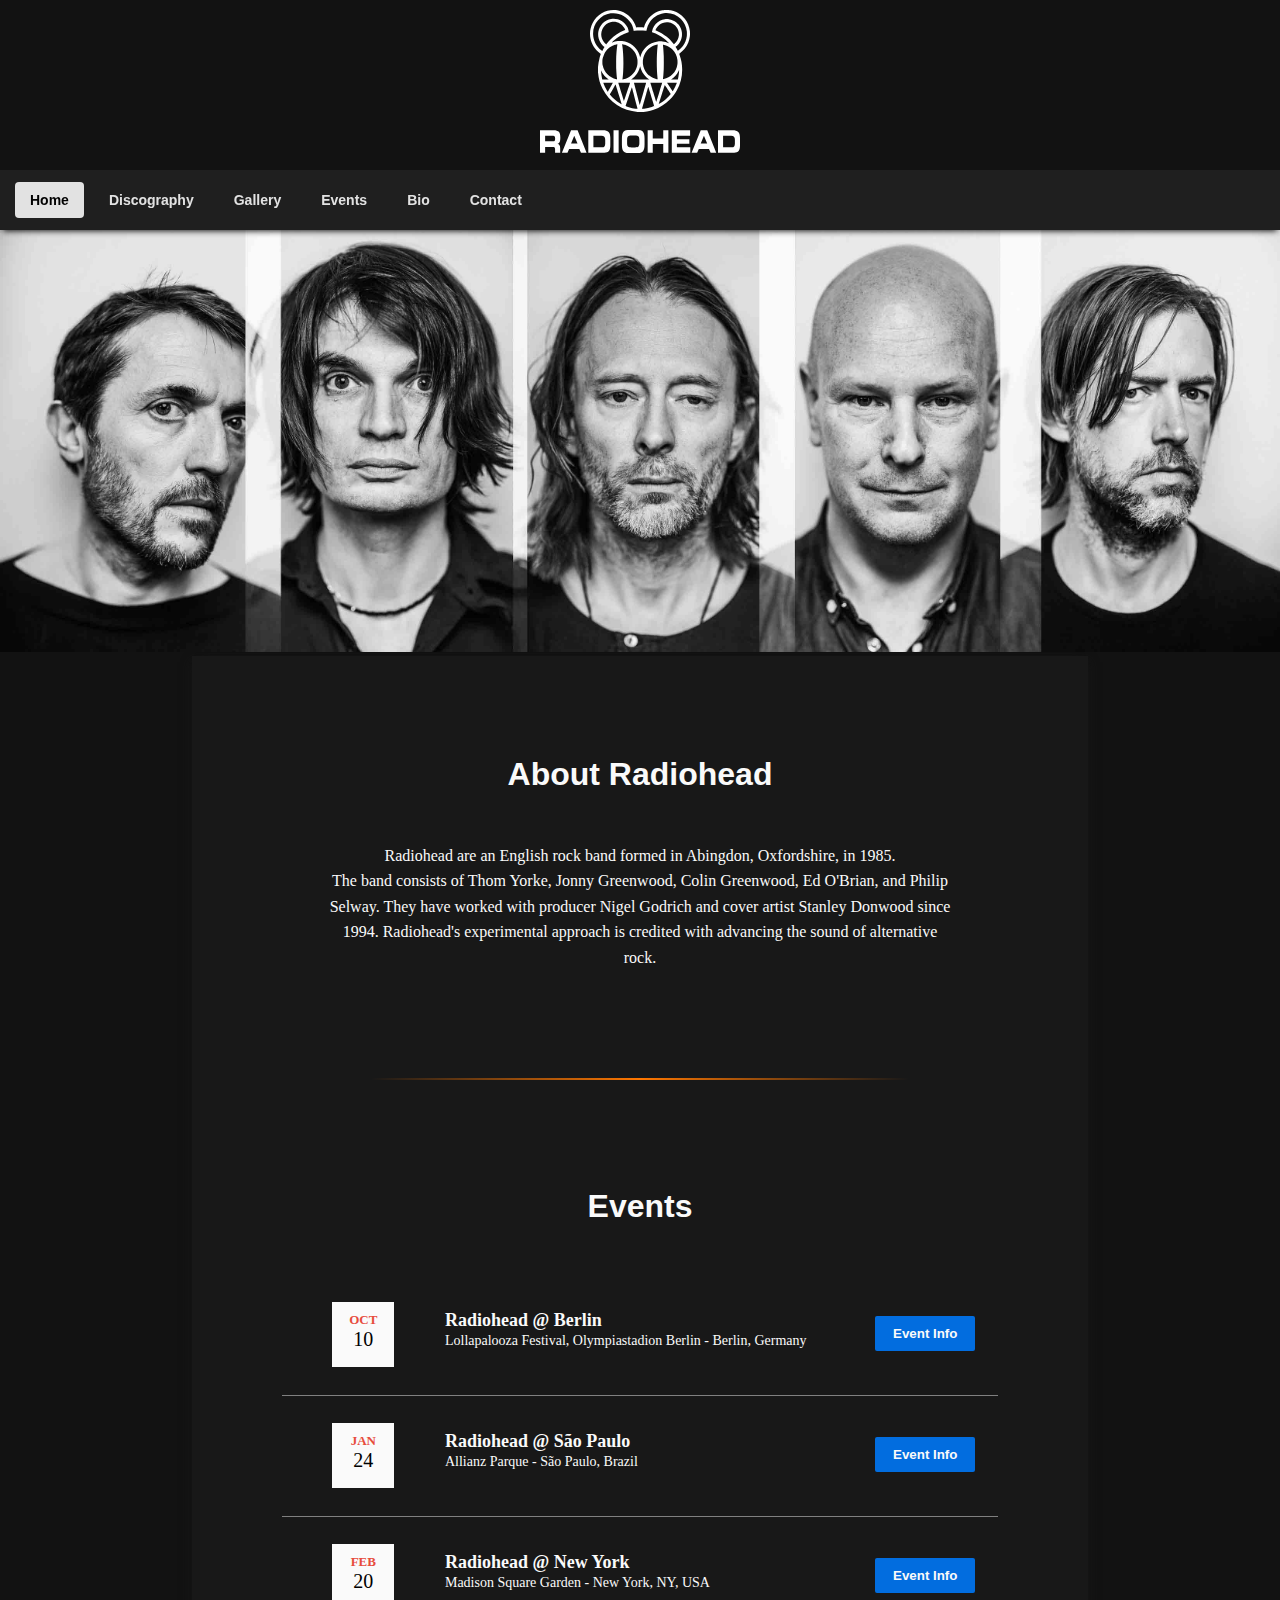
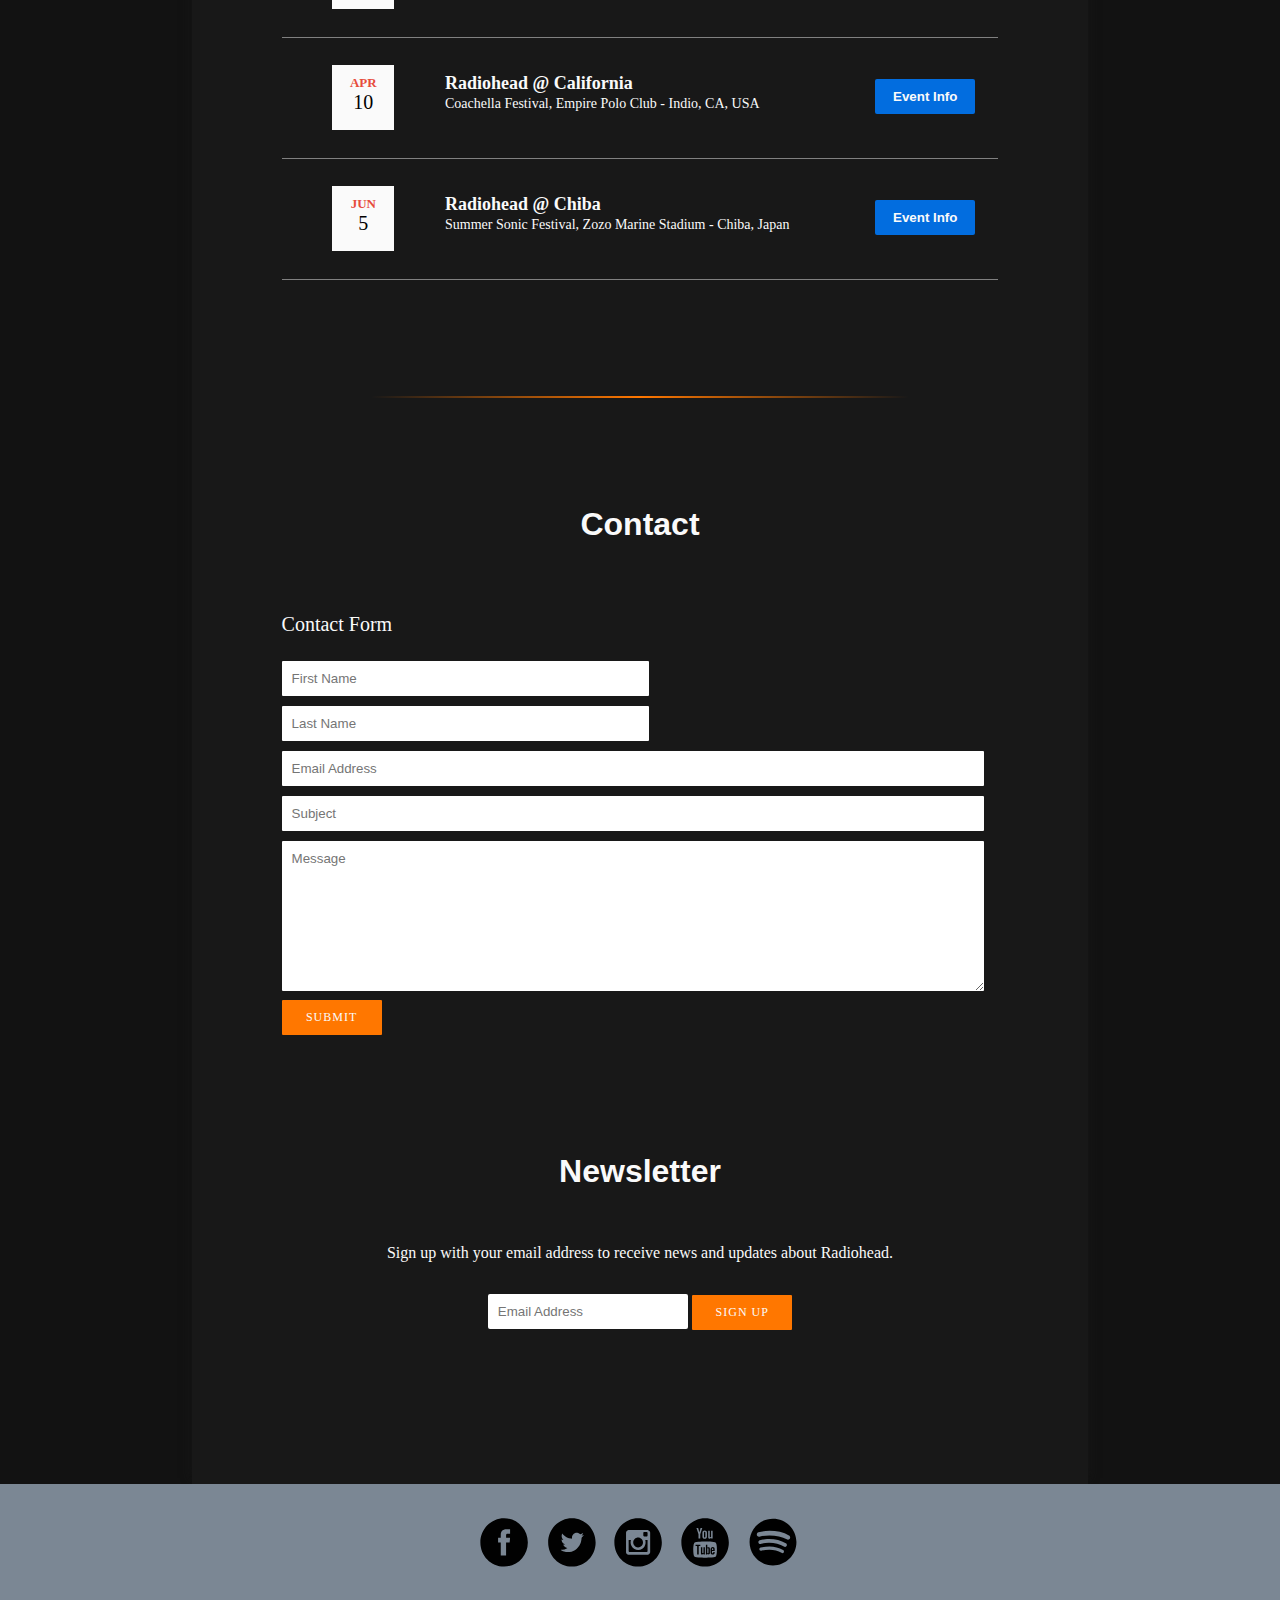
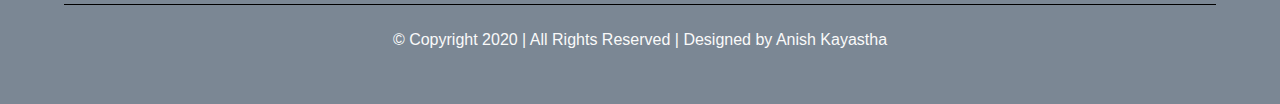
<file: index.html>
<!DOCTYPE html>
<html>
<head>
	<meta charset="UTF-8">
	<meta name="viewport" content="width=device-width, initial-scale=1.0">
	<title>Radiohead - Home</title>
	<link rel="stylesheet" type="text/css" href="css/style.css">
</head>
<body>
	<div id="header">
		<img id="logo" src="img/logo/radioheadmodifiedbear.svg"><br>
		<img id="text-logo" src="img/logo/radiohead_wordmark.svg">
	</div>
	<div id="navbar" class="section">
		<ul id="menu">
			<li class="menu-link"><a id="index" class="active" href="#navbar">Home</a></li>
			<li class="menu-link"><a id="disco" href="html/discography.html">Discography</a></li>
			<li class="menu-link"><a id="gallery" href="html/gallery.html">Gallery</a></li>
			<li class="menu-link"><a id="events-link" href="#events">Events</a></li>
			<li class="menu-link"><a id="bio" href="html/biography.html">Bio</a></li>
			<li class="menu-link"><a id="contact-link" href="#contact">Contact</a></li>
		</ul>
	</div>
	<div id="content">
		<div id="landing-image">
			<img src="img/landing_image.jpg" style="width: 100%;">
		</div>
		<div id="main-column">
			<div id="about">
				<h1 class="heading">About Radiohead</h1>
				<p id="about-box">Radiohead are an English rock band formed in Abingdon, Oxfordshire, in 1985.<br> The band consists of Thom Yorke, Jonny Greenwood, Colin Greenwood, Ed O'Brian, and Philip Selway. They have worked with producer Nigel Godrich and cover artist Stanley Donwood since 1994. Radiohead's experimental approach is credited with advancing the sound of alternative rock.</p>
			</div>
			<hr class="style-two">
			<div id="events" class="section">
				<h1 class="heading">Events</h1>
				<div class="event-container">
					<div class="event-date">
						<div class="event-date-box">
							<span class="month">OCT</span><br>
							<span class="day">10</span>
						</div>
					</div>
					<div class="event-venue">
						<span class="event-title">Radiohead @ Berlin</span><br>
						<span class="event-location">Lollapalooza Festival, Olympiastadion Berlin - Berlin, Germany</span>
					</div>
					<div class="event-info">
						<button class="event-button cursor">Event Info</button> 
					</div>
				</div>
				<hr class="event-horizon">
				<div class="event-container">
					<div class="event-date">
						<div class="event-date-box">
							<span class="month">JAN</span><br>
							<span class="day">24</span>
						</div>
					</div>
					<div class="event-venue">
						<span class="event-title">Radiohead @ São Paulo</span><br>
						<span class="event-location">Allianz Parque - São Paulo, Brazil</span>
					</div>
					<div class="event-info">
						<button class="event-button cursor">Event Info</button>
					</div>
				</div>
				<hr class="event-horizon">
				<div class="event-container">
					<div class="event-date">
						<div class="event-date-box">
							<span class="month">FEB</span><br>
							<span class="day">20</span>
						</div>
					</div>
					<div class="event-venue">
						<span class="event-title">Radiohead @ New York</span><br>
						<span class="event-location">Madison Square Garden - New York, NY, USA</span>
					</div>
					<div class="event-info">
						<button class="event-button cursor">Event Info</button>
					</div>
				</div>
				<hr class="event-horizon">
				<div class="event-container">
					<div class="event-date">
						<div class="event-date-box">
							<span class="month">APR</span><br>
							<span class="day">10</span>
						</div>
					</div>
					<div class="event-venue">
						<span class="event-title">Radiohead @ California</span><br>
						<span class="event-location">Coachella Festival, Empire Polo Club - Indio, CA, USA</span>
					</div>
					<div class="event-info">
						<button class="event-button cursor">Event Info</button>
					</div>
				</div>
				<hr class="event-horizon">
				<div class="event-container">
					<div class="event-date">
						<div class="event-date-box">
							<span class="month">JUN</span><br>
							<span class="day">5</span>
						</div>
					</div>
					<div class="event-venue">
						<span class="event-title">Radiohead @ Chiba</span><br>
						<span  class="event-location">Summer Sonic Festival, Zozo Marine Stadium - Chiba, Japan</span>
					</div>
					<div class="event-info">
						<button class="event-button cursor">Event Info</button>
					</div>
				</div>
				<hr class="event-horizon">
			</div>
			<hr class="style-two">
			<div id="contact" class="section">
				<h1 class="heading">Contact</h1>
				<div id="contact-box">
					<p style="text-align: left;font-family: Open Sans;font-size: 20px;">Contact Form</p>
					<form>
						<input type="text" id="firstname" name="firstname" placeholder="First Name" class="input-field input-width">
						<input type="text" id="lastname" name="lastname" placeholder="Last Name" class="input-field input-width"><br>
						<input type="email" id="email" name="email" placeholder="Email Address" class="input-field"><br>
						<input type="text" id="subject" name="subject" placeholder="Subject" class="input-field"><br>
						<textarea id="message" name="message" placeholder="Message" class="text-area"></textarea><br>
						<input type="submit" value="SUBMIT" class="submit-button cursor">
					</form>
				</div>
				<div id="newsletter">
					<h1 class="heading">Newsletter</h1>
					<p id="about-box">Sign up with your email address to receive news and updates about Radiohead.</p><br>
					<div id="newsletter-content">
						<form>
							<input type="email" id="news_email" name="news_email" placeholder="Email Address" class="news-email">
							<input type="submit" value="SIGN UP" class="submit-button cursor">
						</form>
					</div>
				</div>
			</div>
		</div>
	</div>
	<div id="footer">
		<div id="icon-links">
			<a href="https://www.facebook.com/radiohead" target="_blank"><img src="img/icons/facebook_circle_black.svg" alt="Facebook"class="icon"></a>
			<a href="https://twitter.com/radiohead" target="_blank"><img src="img/icons/twitter_circle_black.svg" alt="Twitter" class="icon"></a>
			<a href="https://www.instagram.com/radiohead/" target="_blank"><img src="img/icons/instagram_circle_black.svg" alt="Instagram" class="icon"></a>
			<a href="https://www.youtube.com/user/radiohead" target="_blank"><img src="img/icons/youtube_circle_black.svg" alt="Youtube" class="icon"></a>
			<a href="https://open.spotify.com/artist/4Z8W4fKeB5YxbusRsdQVPb" target="_blank"><img src="img/icons/spotify_rounded_black.svg" alt="Spotify" id="spotify-icon"></a>
		</div>
		<hr id="underline"><br>
		<div id="copyright">© Copyright 2020 | All Rights Reserved | Designed by Anish Kayastha</div>
	</div>
	<script type="text/javascript" src="js/script.js"></script>
</body>
</html>
</file>
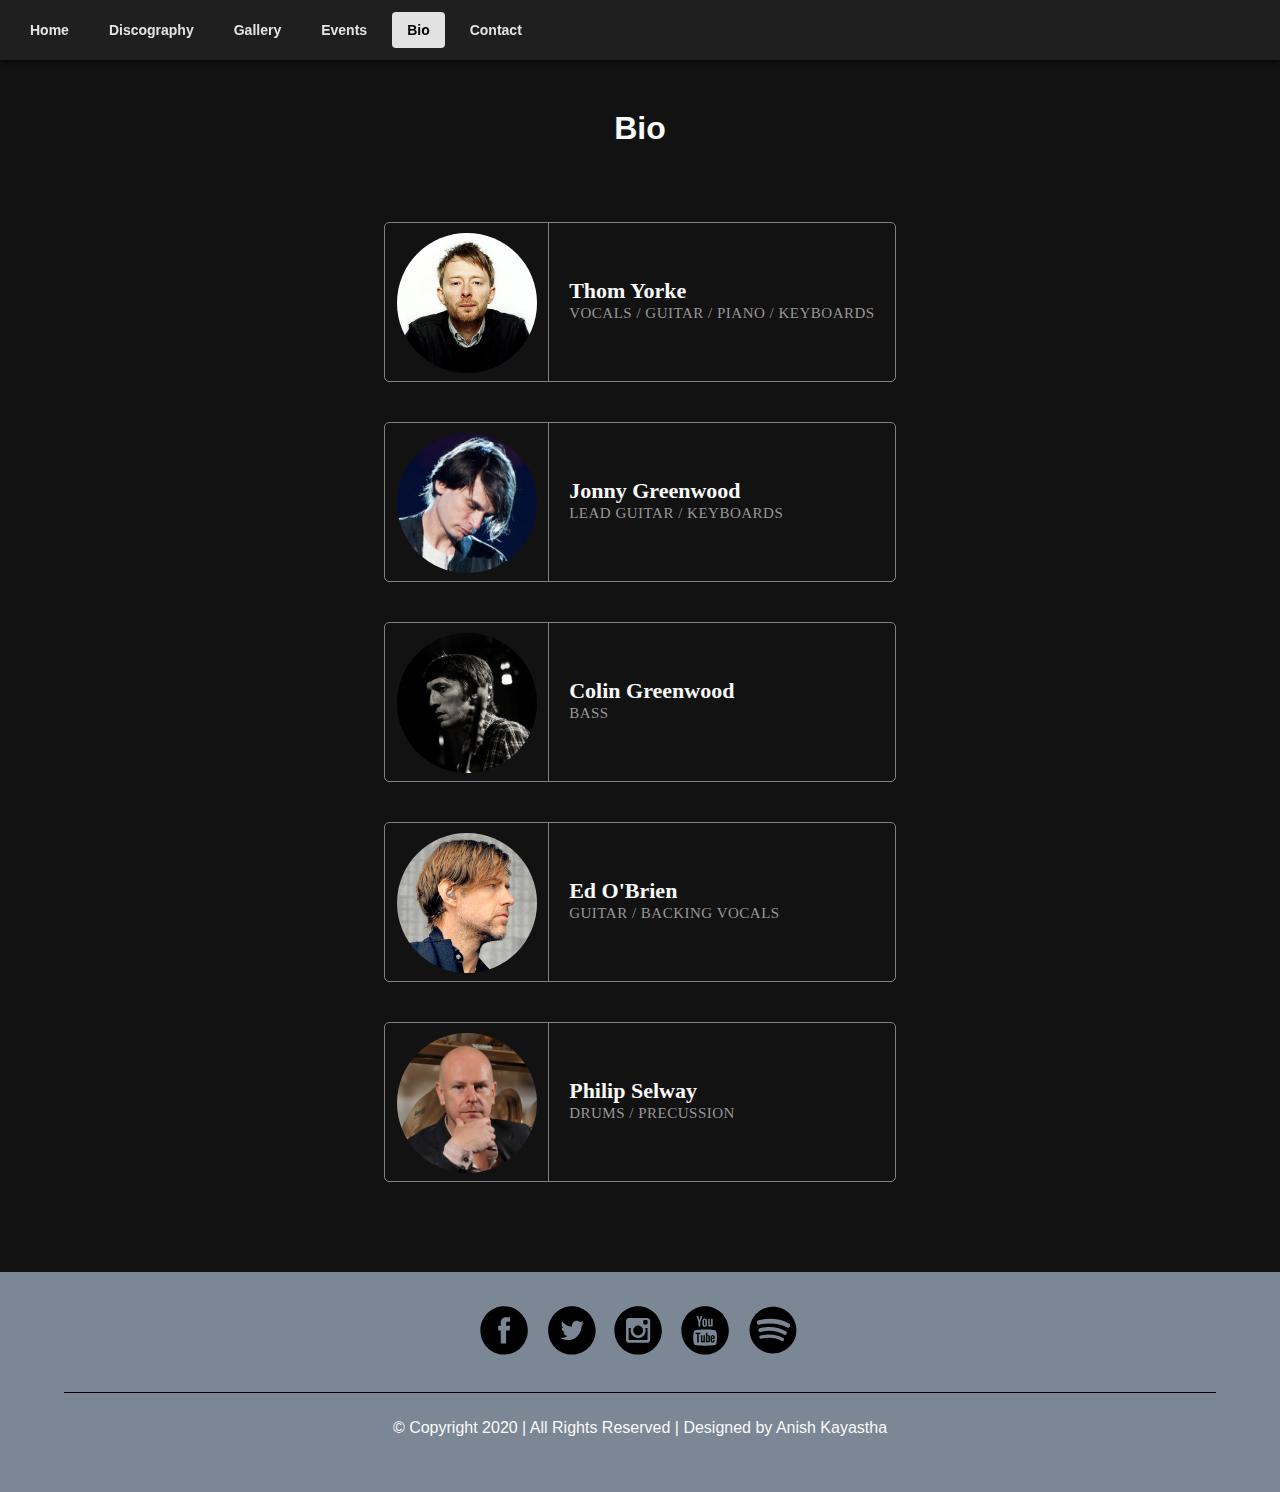
<file: html/biography.html>
<!DOCTYPE html>
<html>
<head>
	<meta charset="UTF-8">
	<meta name="viewport" content="width=device-width, initial-scale=1.0">
	<title>Biography</title>
	<link rel="stylesheet" type="text/css" href="../css/style.css">
</head>
<body>
	<div id="navbar">
		<ul id="menu">
			<li class="menu-link"><a href="../index.html#navbar">Home</a></li>
			<li class="menu-link"><a href="discography.html">Discography</a></li>
			<li class="menu-link"><a href="gallery.html">Gallery</a></li>
			<li class="menu-link"><a href="../index.html#events">Events</a></li>
			<li class="menu-link"><a class="active" href="biography.html">Bio</a></li>
			<li class="menu-link"><a href="../index.html#contact">Contact</a></li>
		</ul>
	</div>
	
	<div id="band">
		<h1 style="padding-bottom: 35px;">Bio</h1>
		<div class="members">
			<div class="profile-picture">
				<img src="../img/profile/thom_yorke.jpg" alt="Thom Yorke" class="circular-display">
			</div>
			<div class="description">
				<span class="member-name">Thom Yorke</span><br>
				<span class="instruments">VOCALS / GUITAR / PIANO / KEYBOARDS</span>
			</div>
		</div>
		<div class="members">
			<div class="profile-picture">
				<img src="../img/profile/jonny_greenwood.jpg" alt="Jonny Greenwood" class="circular-display">
			</div>
			<div class="description">
				<span class="member-name">Jonny Greenwood</span><br>
				<span class="instruments">LEAD GUITAR / KEYBOARDS</span>
			</div>
		</div>
		<div class="members">
			<div class="profile-picture">
				<img src="../img/profile/colin_greenwood.jpg" alt="Colin Greenwood" class="circular-display">
			</div>
			<div class="description">
				<span class="member-name">Colin Greenwood</span><br>
				<span class="instruments">BASS</span>
			</div>
		</div>
		<div class="members">
			<div class="profile-picture">
				<img src="../img/profile/ed_obrian.jpg" alt="Ed O'Brian" class="circular-display">
			</div>
			<div class="description">
				<span class="member-name">Ed O'Brien</span><br>
				<span class="instruments">GUITAR / BACKING VOCALS</span>
			</div>
		</div>
		<div class="members">
			<div class="profile-picture">
				<img src="../img/profile/philip_selway.jpg" alt="Philip Selway" class="circular-display">
			</div>
			<div class="description">
				<span class="member-name">Philip Selway</span><br>
				<span class="instruments">DRUMS / PRECUSSION</span>
			</div>
		</div>
	</div>
	<div id="footer">
		<div id="icon-links">
			<a href="https://www.facebook.com/radiohead" target="_blank"><img src="../img/icons/facebook_circle_black.svg" alt="Facebook"class="icon"></a>
			<a href="https://twitter.com/radiohead" target="_blank"><img src="../img/icons/twitter_circle_black.svg" alt="Twitter" class="icon"></a>
			<a href="https://www.instagram.com/radiohead/" target="_blank"><img src="../img/icons/instagram_circle_black.svg" alt="Instagram" class="icon"></a>
			<a href="https://www.youtube.com/user/radiohead" target="_blank"><img src="../img/icons/youtube_circle_black.svg" alt="Youtube" class="icon"></a>
			<a href="https://open.spotify.com/artist/4Z8W4fKeB5YxbusRsdQVPb" target="_blank"><img src="../img/icons/spotify_rounded_black.svg" alt="Spotify" id="spotify-icon"></a>
			</div>
		<hr id="underline"><br>
		<div id="copyright">© Copyright 2020 | All Rights Reserved | Designed by Anish Kayastha</div>
	</div>
</body>
</html>
</file>
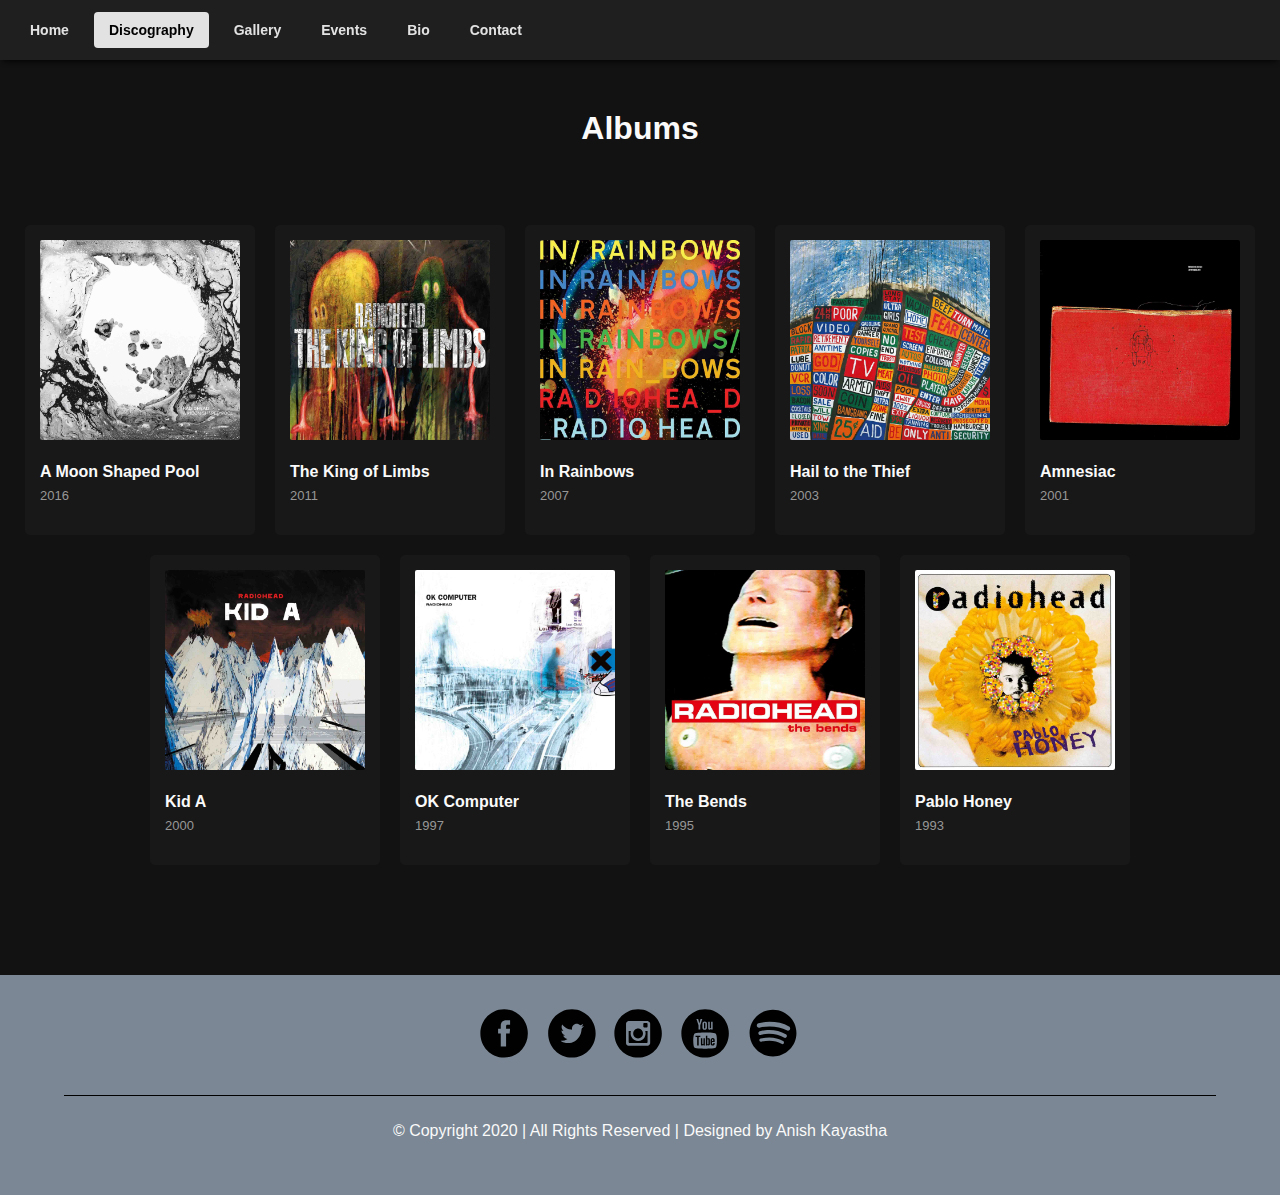
<file: html/discography.html>
<!DOCTYPE html>
<html>
<head>
	<meta charset="UTF-8">
	<meta name="viewport" content="width=device-width, initial-scale=1.0">
	<title>Discography</title>
	<link rel="stylesheet" type="text/css" href="../css/style.css">
</head>
<body>
	<div id="navbar">
		<ul id="menu">
			<li class="menu-link"><a href="../index.html#navbar">Home</a></li>
			<li class="menu-link"><a class="active" href="discography.html">Discography</a></li>
			<li class="menu-link"><a href="gallery.html">Gallery</a></li>
			<li class="menu-link"><a href="../index.html#events">Events</a></li>
			<li class="menu-link"><a href="biography.html">Bio</a></li>
			<li class="menu-link"><a href="../index.html#contact">Contact</a></li>
		</ul>
	</div>
	<h1>Albums</h1>
	<br>
	<div class="container">
		<div class="album-container">
			<img src="../img/albums/a_moon_shaped_pool_low.jpg">
			<br>
			<span class="album-title">A Moon Shaped Pool</span>
			<br>
			<span class="album-year">2016</span>
		</div>
		<div class="album-container">
			<img src="../img/albums/the_king_of_limbs_low.jpg">
			<br>
			<span class="album-title">The King of Limbs</span>
			<br>
			<span class="album-year">2011</span>
		</div>
		<div class="album-container">
			<img src="../img/albums/in_rainbows_low.jpg">
			<br>
			<span class="album-title">In Rainbows</span>
			<br>
			<span class="album-year">2007</span>
		</div>
		<div class="album-container">
			<img src="../img/albums/hail_to_the_thief_low.jpg">
			<br>
			<span class="album-title">Hail to the Thief</span>
			<br>
			<span class="album-year">2003</span>
		</div>
		<div class="album-container">
			<img src="../img/albums/amnesiac_low.jpg">
			<br>
			<span class="album-title">Amnesiac</span>
			<br>
			<span class="album-year">2001</span>
		</div>
		<div class="album-container">
			<img src="../img/albums/kid_a_low.jpg">
			<br>
			<span class="album-title">Kid A</span>
			<br>
			<span class="album-year">2000</span>
		</div>
		<div class="album-container">
			<img src="../img/albums/ok_computer_low.jpg">
			<br>
			<span class="album-title">OK Computer</span>
			<br>
			<span class="album-year">1997</span>
		</div>
		<div class="album-container">
			<img src="../img/albums/the_bends_low.jpg">
			<br>
			<span class="album-title">The Bends</span>
			<br>
			<span class="album-year">1995</span>
		</div>
		<div class="album-container">
			<img src="../img/albums/pablo_honey_low.jpg">
			<br>
			<span class="album-title">Pablo Honey</span>
			<br>
			<span class="album-year">1993</span>
		</div>
	</div>
	<div id="footer">
		<div id="icon-links">
			<a href="https://www.facebook.com/radiohead" target="_blank"><img src="../img/icons/facebook_circle_black.svg" alt="Facebook"class="icon"></a>
			<a href="https://twitter.com/radiohead" target="_blank"><img src="../img/icons/twitter_circle_black.svg" alt="Twitter" class="icon"></a>
			<a href="https://www.instagram.com/radiohead/" target="_blank"><img src="../img/icons/instagram_circle_black.svg" alt="Instagram" class="icon"></a>
			<a href="https://www.youtube.com/user/radiohead" target="_blank"><img src="../img/icons/youtube_circle_black.svg" alt="Youtube" class="icon"></a>
			<a href="https://open.spotify.com/artist/4Z8W4fKeB5YxbusRsdQVPb" target="_blank"><img src="../img/icons/spotify_rounded_black.svg" alt="Spotify" id="spotify-icon"></a>
		</div>
		<hr id="underline"><br>
		<div id="copyright">© Copyright 2020 | All Rights Reserved | Designed by Anish Kayastha</div>
	</div>
</body>
</html>
</file>
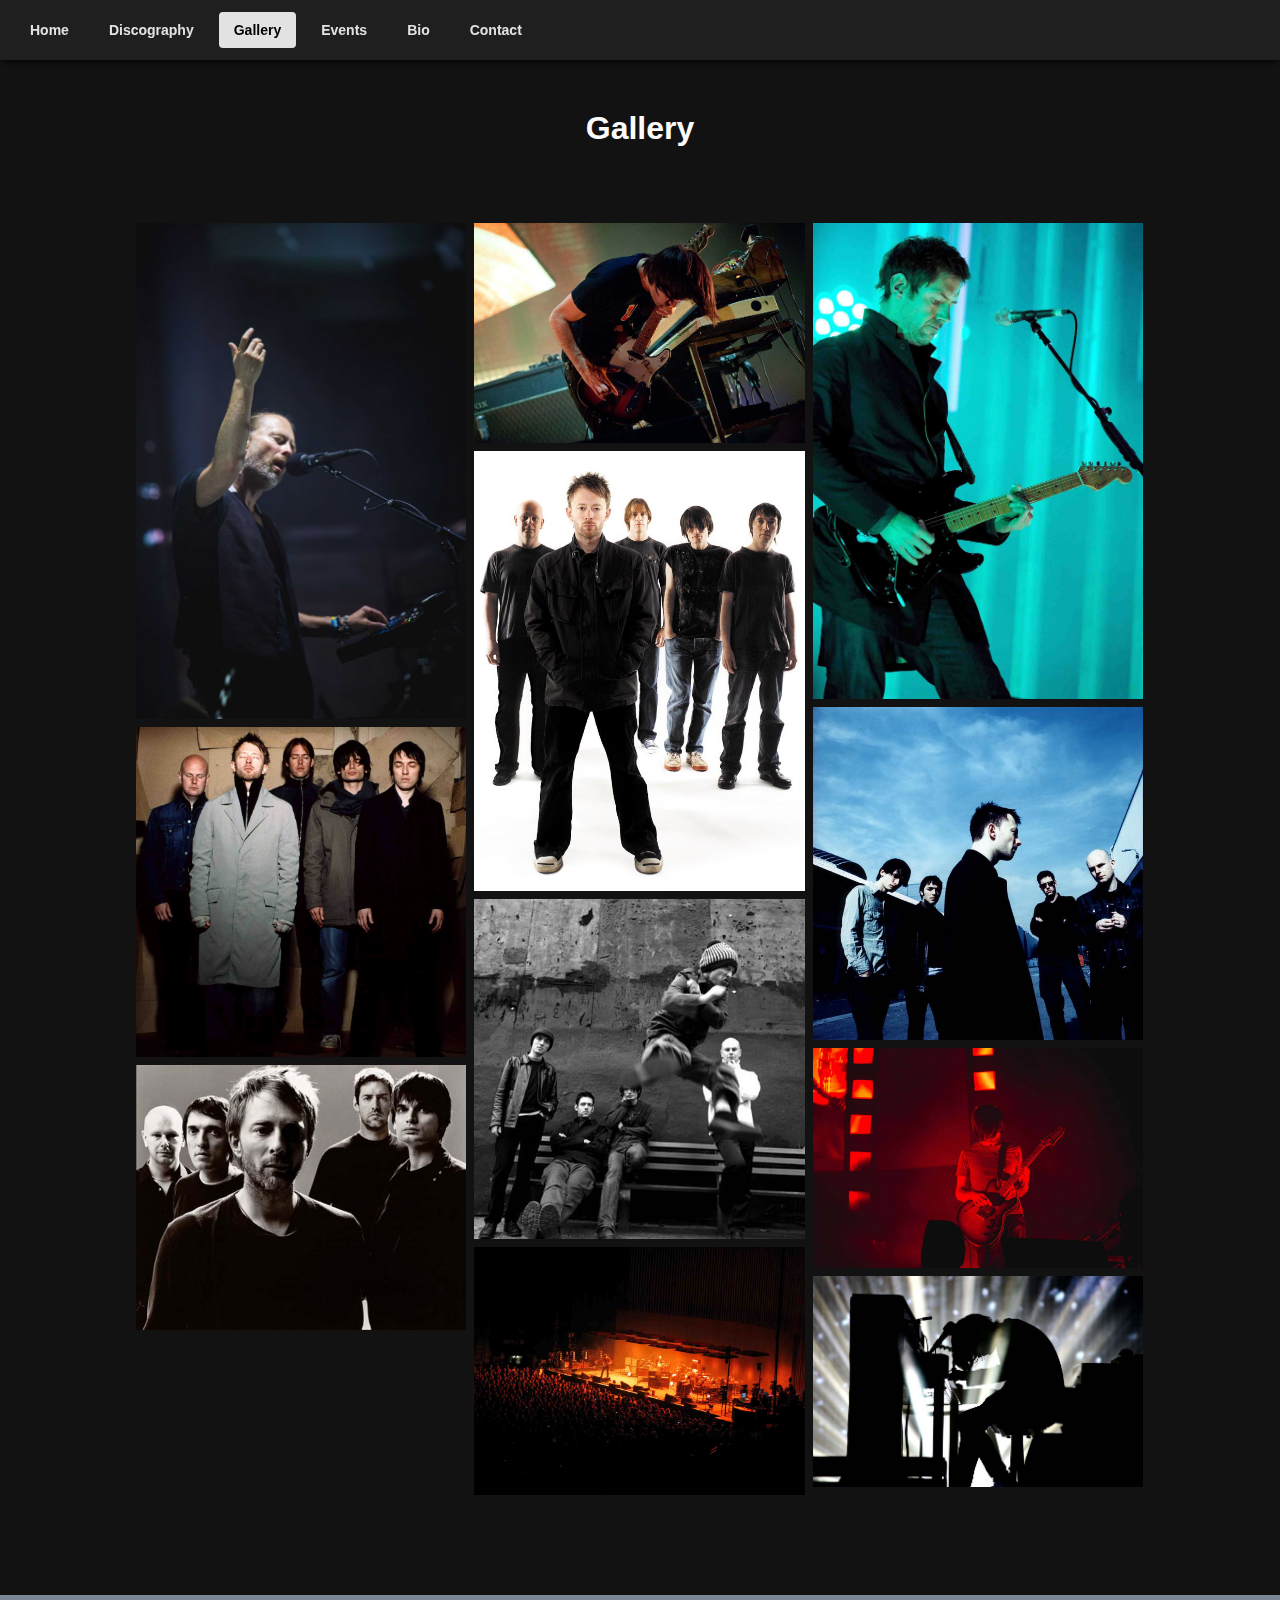
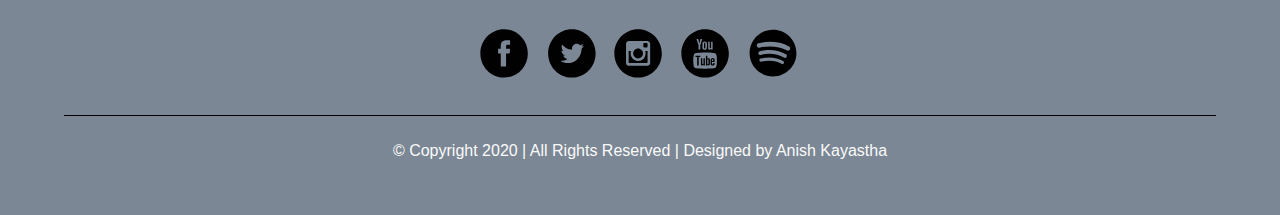
<file: html/gallery.html>
<!DOCTYPE html>
<html>
<head>
	<meta charset="UTF-8">
	<meta name="viewport" content="width=device-width, initial-scale=1.0">
	<title>Gallery</title>
	<link rel="stylesheet" type="text/css" href="../css/style.css">
</head>
<body>
	<div id="navbar">
		<ul id="menu">
			<li class="menu-link"><a href="../index.html#navbar">Home</a></li>
			<li class="menu-link"><a href="discography.html">Discography</a></li>
			<li class="menu-link"><a class="active" href="gallery.html">Gallery</a></li>
			<li class="menu-link"><a href="../index.html#events">Events</a></li>
			<li class="menu-link"><a href="biography.html">Bio</a></li>
			<li class="menu-link"><a href="../index.html#contact">Contact</a></li>
		</ul>
	</div>
	<h1>Gallery</h1>
	<br>
	<div class="row">
		<div class="column">
			<img src="../img/gallery/img_01.jpg" class="cursor">
			<img src="../img/gallery/img_05.jpg" class="cursor">
			<img src="../img/gallery/img_12.jpg" class="cursor">
		</div>
		<div class="column">
			<img src="../img/gallery/img_02.jpg" class="cursor">
			<img src="../img/gallery/img_03.jpg" class="cursor">
			<img src="../img/gallery/img_07.jpg" class="cursor">
			<img src="../img/gallery/img_10.jpg" class="cursor">
		</div>
		<div class="column">
			<img src="../img/gallery/img_04.jpg" class="cursor">
			<img src="../img/gallery/img_08.jpg" class="cursor">
			<img src="../img/gallery/img_11.jpg" class="cursor">
			<img src="../img/gallery/img_09.jpg" class="cursor">
		</div>
	</div>
	<div id="footer">
		<div id="icon-links">
			<a href="https://www.facebook.com/radiohead" target="_blank"><img src="../img/icons/facebook_circle_black.svg" alt="Facebook"class="icon"></a>
			<a href="https://twitter.com/radiohead" target="_blank"><img src="../img/icons/twitter_circle_black.svg" alt="Twitter" class="icon"></a>
			<a href="https://www.instagram.com/radiohead/" target="_blank"><img src="../img/icons/instagram_circle_black.svg" alt="Instagram" class="icon"></a>
			<a href="https://www.youtube.com/user/radiohead" target="_blank"><img src="../img/icons/youtube_circle_black.svg" alt="Youtube" class="icon"></a>
			<a href="https://open.spotify.com/artist/4Z8W4fKeB5YxbusRsdQVPb" target="_blank"><img src="../img/icons/spotify_rounded_black.svg" alt="Spotify" id="spotify-icon"></a>
			</div>
		<hr id="underline"><br>
		<div id="copyright">© Copyright 2020 | All Rights Reserved | Designed by Anish Kayastha</div>
	</div>
</body>
</html>
</file>
<file: css/style.css>
* {
	box-sizing: border-box;
}
body {
	margin: 0;
	background-color: #121212;
	font-family: sans-serif;
	color: #fafafa;
}
h1 {
	margin: 0;
	padding-top: 50px;
	padding-bottom: 50px;
	text-align: center;
}
div .heading {
	padding: 0;
	padding-bottom: 50px;
}

/* Navigation Bar */
ul li {
	font-size: 15px;
}
li a {
	color: #fafafa;
	text-align: center;
	padding: 10px 15px;
	margin: 0 5px;
	border-radius: 4px;
	text-decoration: none;
	font-size: 14px;
	font-weight: bold;
	line-height: 60px;
}
li a:hover {
	background-color: #333333;
}
.menu-link {
	float: left;
}
.active {
	background-color: #fafafa;
	color: black;
}
.active:hover {
	background-color: #fafafa;
}
#navbar {
	background-color: #222222;
	width: 100%;
	height: 60px;
	position: sticky;
	top: 0;
	opacity: 0.9;
	box-shadow: 0px 4px 6px -3px black;
}
#menu {
	margin: 0 10px;
	padding: 0;
	list-style: none;
}

/* Header */
#header {
	background-color: #121212;
	width: 100%;
	height: 170px;
	padding: 10px;
}
#logo {
	width: 8%;
	margin: 0 auto;
	display: block;
}
#text-logo {
	margin: 0 auto;
	display: block;
}

/* Footer */
#footer {
	height: 220px;
	width: 100%;
	background-color: #7B8794;
}
#icon-links {
	height: 120px;
	width: 100%;
	display: flex;
	justify-content: center;
	align-items: center;
	float: left;
}
.icon {
	width: 80%;
}
#spotify-icon {
	width: 95%;
}
#copyright {
	width: 100%;
	height: 72px;
	text-align: center;
}
#underline {
	width: 90%;
	border: none;
	height: 1px;
	background-color: black;
}

hr.style-two {
    border: 0;
    height: 2px;
    width: 60%;
    background-image: linear-gradient(to right, rgba(0, 0, 0, 0), #ff7700, rgba(0, 0, 0, 0));
}

/* Home Content Layout */
#content {
	width: 100%;
}
#main-column {
	background-color: #181818/*#222222*/;
	width: 70%;
	/*border-left: 1px solid black;
	border-right: 1px solid black;*/
	font-family: 'Gothic A1', sans-serif;
	margin: 0 auto;
	box-shadow: 6px 0 10px -6px #181818, -6px 0 10px -6px #181818;
}

/* Home About Content */
#about {
	width: 100%;
	/*background-color: grey;*/
	padding-top: 100px;
	padding-bottom: 100px;
	margin: 0;
	/*border: 1px solid blue;*/
}
#about-box {
	width: 70%;
	margin: 0 auto;
	text-align: center;
	line-height: 1.6;
	font-family: Open Sans;
}
/* Home Events Content */
#events {
	width: 100%;
	/*background-color: brown;*/
	padding-top: 100px;
	padding-bottom: 100px;
}
.event-horizon {
	width: 80%;
	border: none;
	height: 1px;
	background-color: grey;
}
.event-container {
	width: 80%;
	margin: 20px auto;
	height: 80px;
}
.event-date, .event-venue, .event-info {
	height: 80px;
	/*border: 1px solid black;*/
	float: left;
	padding-top: 15px;
	padding-left: 20px;
}
.event-date {
	width: 20%;
}
.event-venue {
	width: 60%;
}
.event-info {
	width: 20%;
	padding-top: 21px;
}
.event-title {
	font-family: Open Sans;
	font-weight: bold;
	font-size: 18px;
}
.event-location {
	font-family: Open Sans;
	font-size: 14px;
}
.event-button {
	display: block;
	border-radius: 2px;
	padding: 10px 18px;
	border: none;
	background-color: #026ddf;
	color: #FAFAFA;
	font-weight: bold;
	outline: none;
	transition: 0.5s;
}
.event-button:hover {
	background-color: #0151a7;
}
.event-date-box {
	background-color: #FAFAFA;
	color: black;
	height: 65px;
	width: 50%;
	display: block;
	text-align: center;
	margin: -8px auto 0px auto;
	padding-top: 8px;
	font-family: Open Sans;
}
.month {
	font-size: 13px;
	font-weight: bold;
	color: #E74C3C;
	font-family: Open Sans Semibold;
}
.day {
	font-size: 20px;
	font-weight: 400;
}

/* Home Contact Content */
#contact {
	width: 100%;
	/*background-color: darkblue*/;
	padding: 100px 0px;
}
#newsletter {
	width: 100%;
	/*background-color: pink;*/
	padding-top: 100px;
	padding-bottom: 50px;
}
#contact-box {
	width: 80%;
	height: 440px;
	/*background-color: brown;*/
	margin: 0 auto;
}
#newsletter-content {
	width: 100%;
	height: 50px;
	/*background-color: red;*/
	display: flex;
	justify-content: center;
	padding-top: 10px;
}
.news-email {
	border: 0px solid #FAFAFA;
	border-radius: 2px;
	height: 35px;
	width: 200px;
	padding: 10px;
	outline: none;
}
.submit-button {
	text-decoration: none;
	border: none;
	border-radius: 1px;
	color: #FAFAFA;
	background-color: #ff7700;
	height: 35px;
	width: 100px;
	font-size: 12px;
	font-family: Open Sans;
	letter-spacing: 1px;
	outline: none;
	transition: .5s;
}
.submit-button:hover {
	background-color: #FAFAFA;
	color: #121212;
	transition: .5s;
}
.input-field {
	border: 0px solid #FAFAFA;
	border-radius: 1px;
	margin-bottom: 5px;
	margin-top: 5px;
	height: 35px;
	width: 98%;
	padding: 10px;
	outline: none;
}
.input-width {
	width: 367px;
	margin-right: 5px;
}
.text-area {
	border: 0px solid #FAFAFA;
	border-radius: 1px;
	margin-top: 5px;
	margin-bottom: 5px;
	width: 98%;
	height: 150px;
	padding: 10px;
	outline: none;
	font-family: sans-serif;
}
textarea::placeholder {
	font-family: sans-serif;
}

/* Discography */
.container {
	display: flex;
	flex-wrap: wrap;
	justify-content: center;
	margin-bottom: 100px;
}
.album-container {
	background-color: rgb(24,24,24);
	border-radius: 5px;
	height: 310px;
	line-height: 1.4;
	margin: 10px;
	transition: 0.5s;
}
.album-container:hover {
	background-color: rgb(40,40,40);
}
.album-container img {
	width: 200px;
	height: 200px;
	margin: 15px;
	border-radius: 2px;
}
.album-title {
	font-weight: bold;
	margin-left: 15px;
}
/* #282828     #363636*/
.album-year {
	color: #979797;
	font-size: 13px;
	margin-left: 15px;
}

/* Gallery Layout */
.row {
	display: flex;
	flex-wrap: wrap;
	padding: 0 4px;
	margin: 0 auto;
	width: 80%;
	margin-bottom: 100px;
}

.column {
	flex: 33.3%;
	max-width: 33.3%;
	padding: 0 4px;
}

.column img {
	margin-top: 8px;
  	vertical-align: middle;
  	width: 100%;
}

/* Biography */
#band {
	width: 100%;
	padding-bottom: 50px;
}
.members {
	margin: 40px auto;
	height: 160px;
	width: 40%;
	border-radius: 5px;
	border: 1px solid grey;
}
.profile-picture {
	float: left;
	height: 160px;
	width: 32%;
	display: flex;
	justify-content: center;
	align-items: center;
}
.description {
	float: left;
	height: 158px;
	width: 68%;
	border-left: 1px solid grey;
	padding-top: 55px;
}
.circular-display {
	border-radius: 50%;
	width: 140px;
	height: 140px;
}
.member-name {
	font-weight: bold;
	font-size: 22px;
	margin-top: 45px;
	margin-left: 20px; 
	font-family: Open Sans;
}
.instruments {
	color: #979797;
	font-size: 15px;
	font-weight: 500;
	letter-spacing: 0.5px;
	margin-left: 20px;
	font-family: Open Sans;
}

/* When hover over image cursor pointer changes */
.cursor {
	cursor: pointer;
}
/* New Scrollbar */
/* width */
::-webkit-scrollbar {
	width: 12px;
}

/* Track */
::-webkit-scrollbar-track {
	background: #121212;
	/*background: #f1f1f1; */
}
		 
/* Handle */
::-webkit-scrollbar-thumb {
	background: #555;
}

/* Handle on hover */
::-webkit-scrollbar-thumb:hover {
	background: #888;; 
}
</file>
